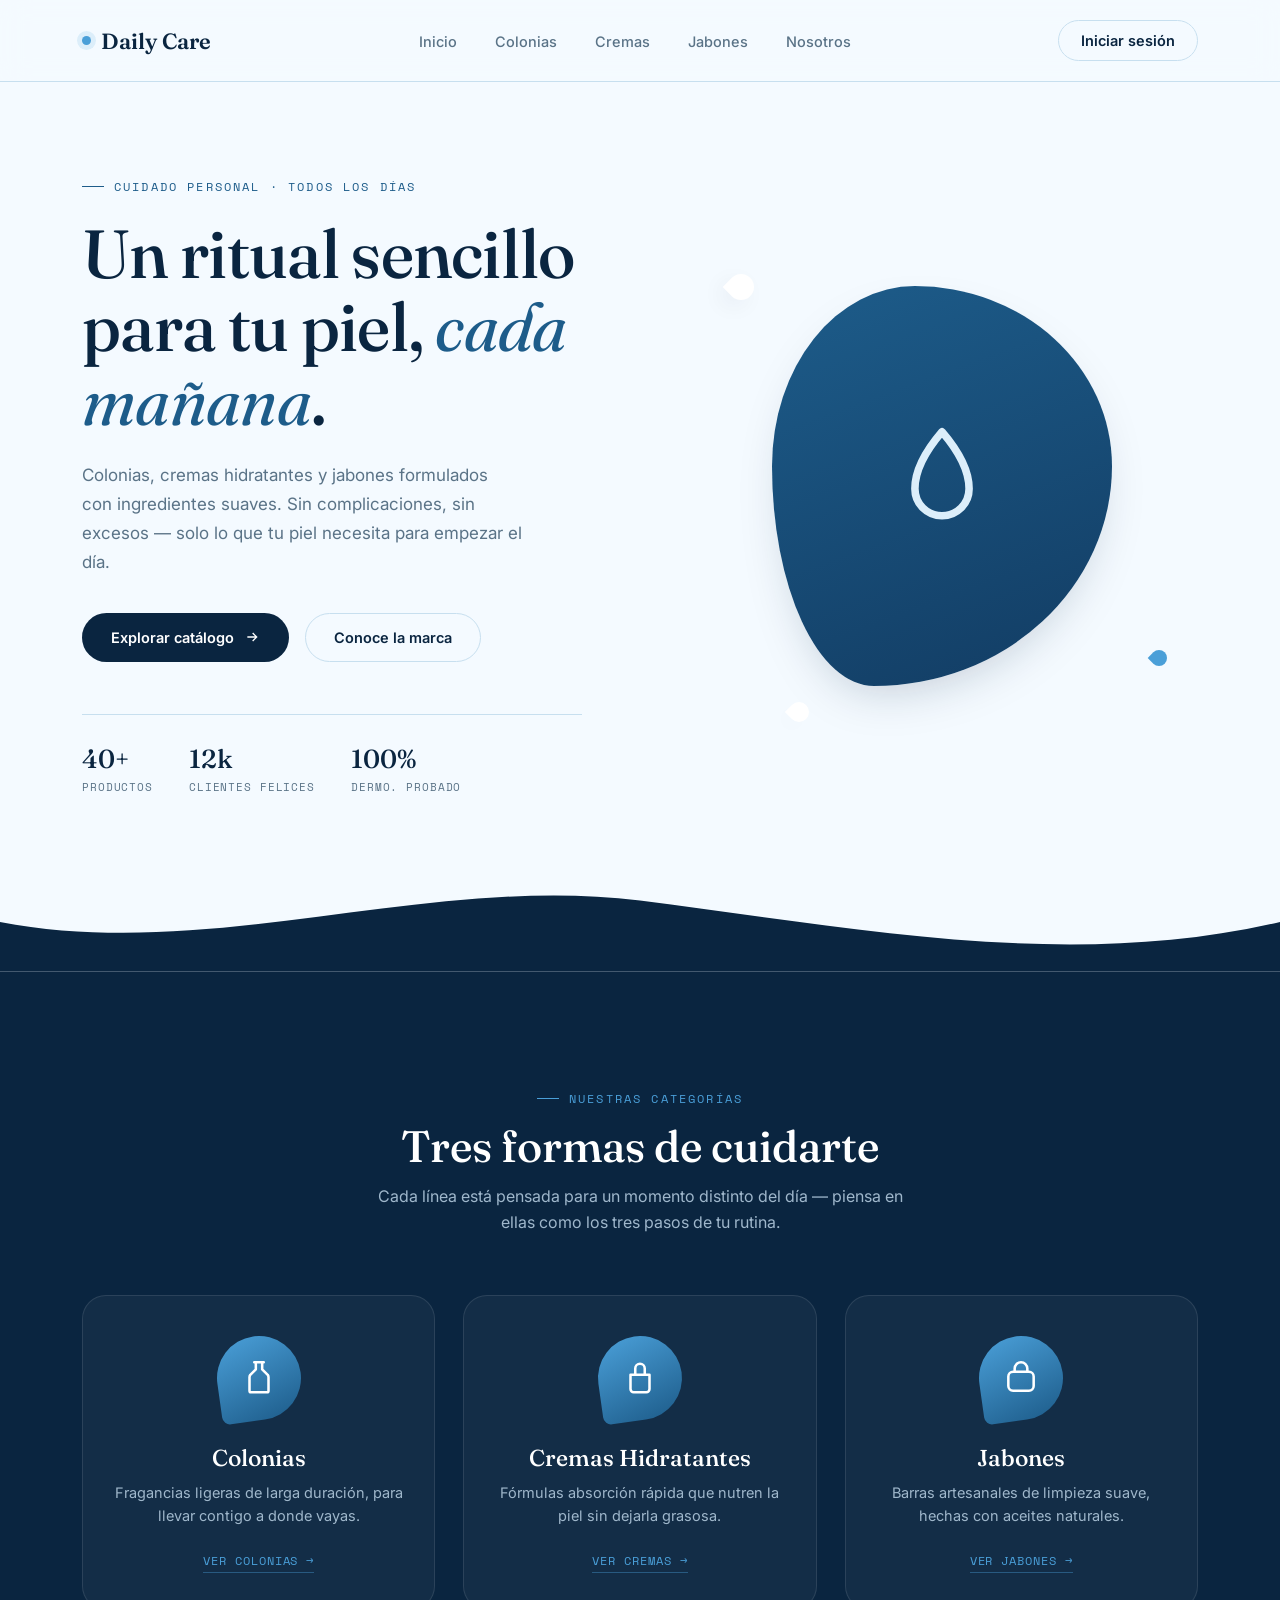
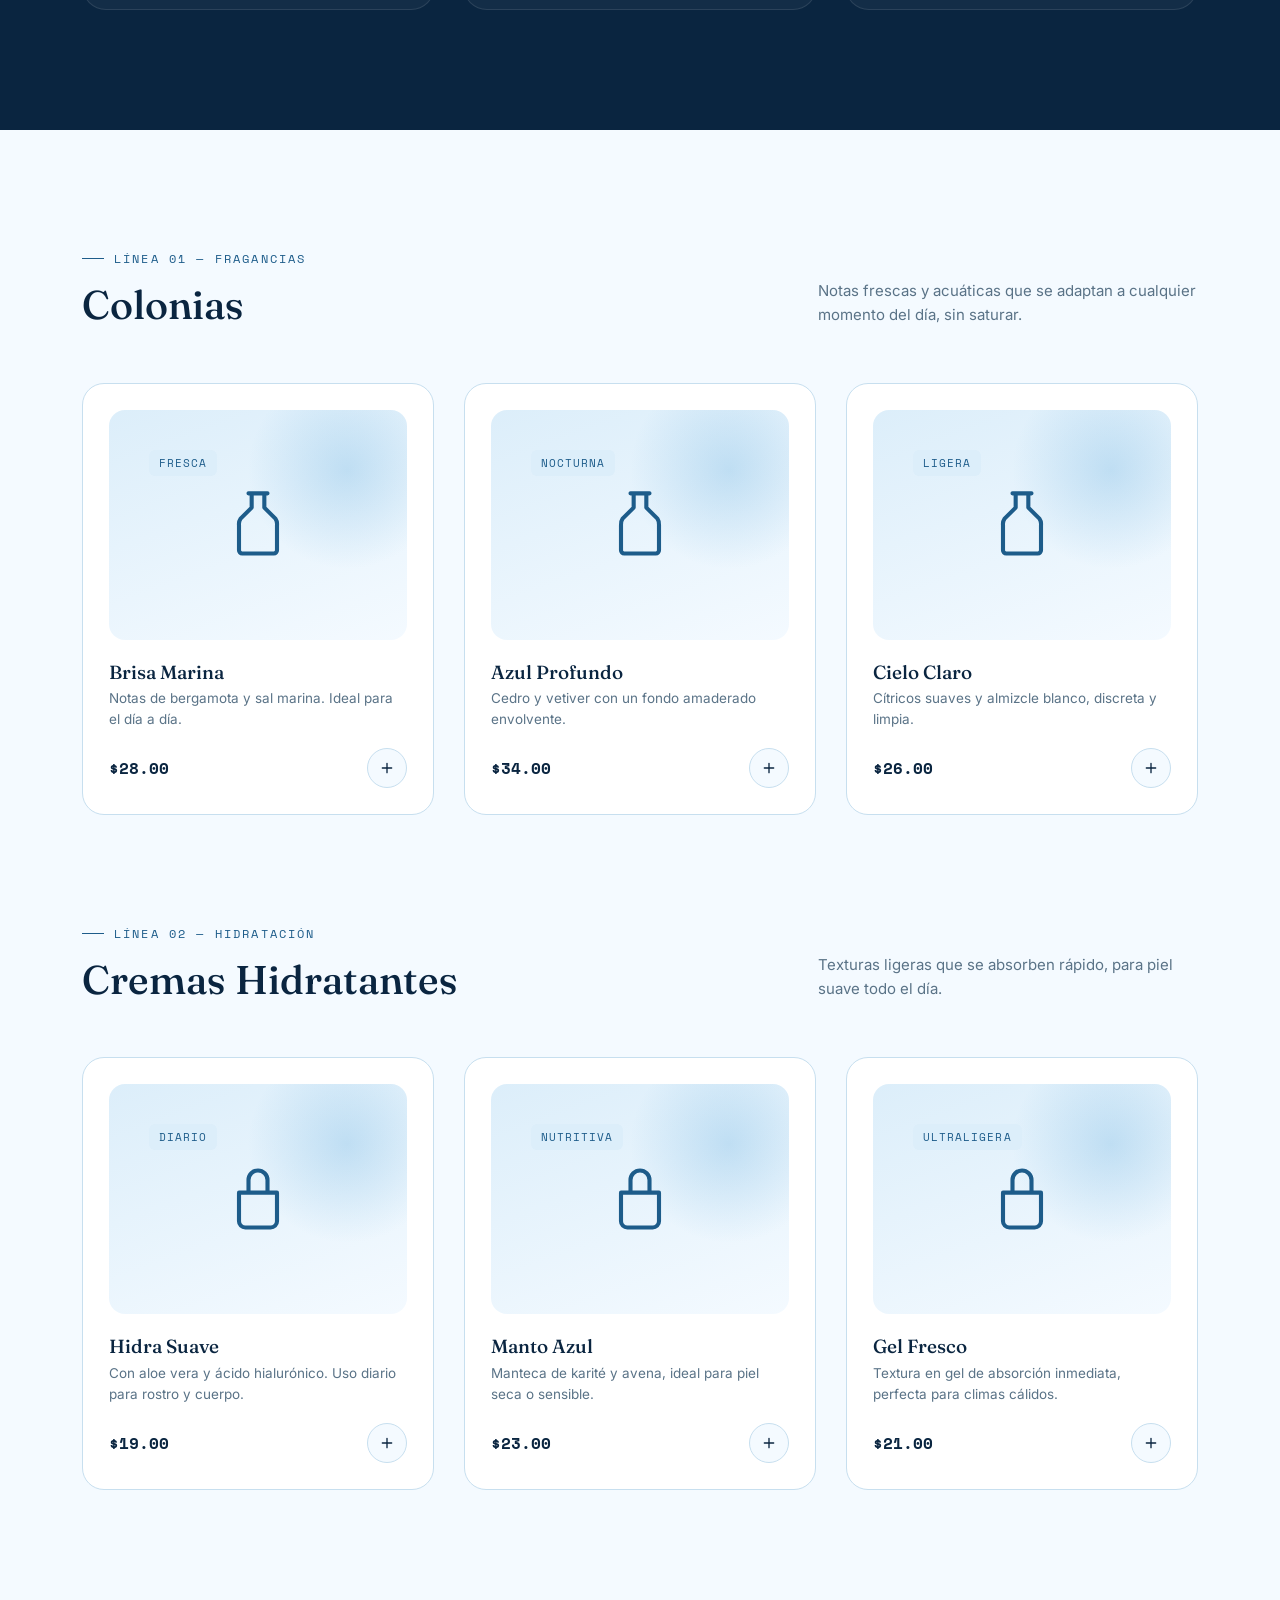
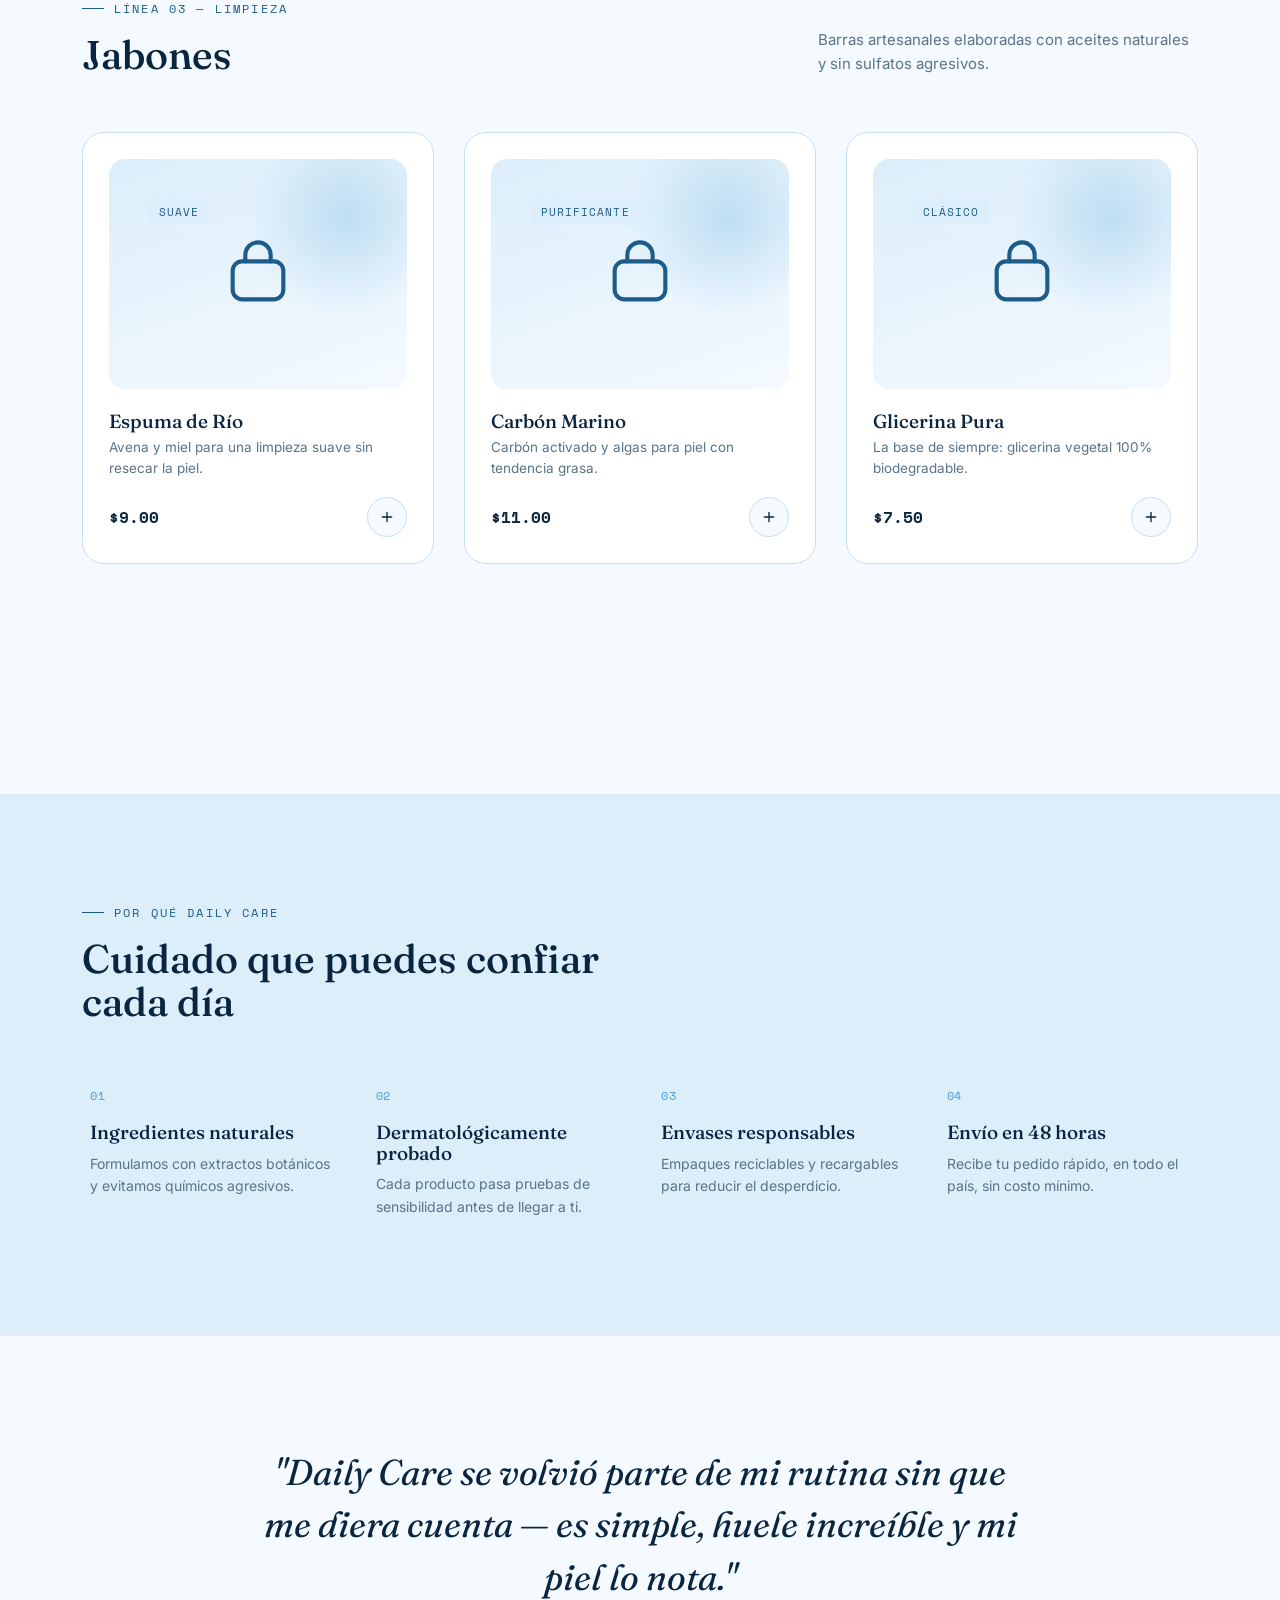
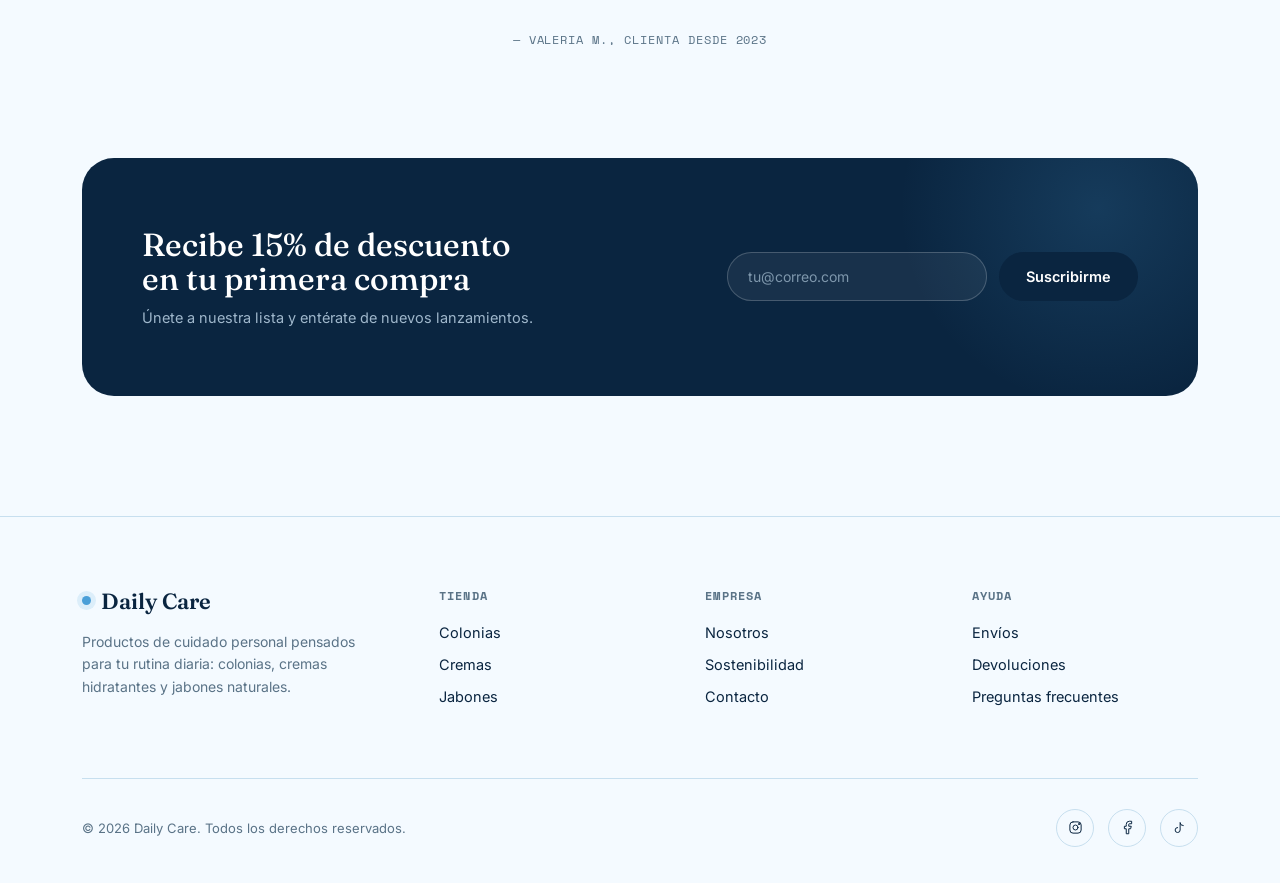
<file: daily-care.html>
<!DOCTYPE html>
<html lang="es">
<head>
<meta charset="UTF-8">
<meta name="viewport" content="width=device-width, initial-scale=1.0">
<title>Dailycare maqueta</title>
<link rel="preconnect" href="https://fonts.googleapis.com">
<link rel="preconnect" href="https://fonts.gstatic.com" crossorigin>

<link href="https://fonts.googleapis.com/css2?family=Fraunces:ital,opsz,wght@0,9..144,300;0,9..144,400;0,9..144,500;0,9..144,600;1,9..144,400;1,9..144,500&family=Inter:wght@300;400;500;600;700&family=Space+Mono:wght@400;700&display=swap" rel="stylesheet">
<style>
  :root{
    --navy:#0A2540;
    --deep:#123C63;
    --primary:#1D5C8A;
    --sky:#4A9FD8;
    --pale:#DCEEFA;
    --ice:#F4FAFF;
    --white:#FFFFFF;
    --muted:#5A7387;
    --line:#C7DFEF;
    --shadow: 0 20px 50px -20px rgba(10,37,64,0.25);
  }
  *{margin:0;padding:0;box-sizing:border-box;}
  html{scroll-behavior:smooth;}
  body{
    font-family:'Inter',sans-serif;
    background:var(--ice);
    color:var(--navy);
    -webkit-font-smoothing:antialiased;
    overflow-x:hidden;
  }
  a{text-decoration:none;color:inherit;}
  ul{list-style:none;}
  img{max-width:100%;display:block;}
  .wrap{max-width:1180px;margin:0 auto;padding:0 32px;}
  .eyebrow{
    font-family:'Space Mono',monospace;
    font-size:12px;
    letter-spacing:0.18em;
    text-transform:uppercase;
    color:var(--primary);
    display:flex;
    align-items:center;
    gap:10px;
  }
  .eyebrow::before{
    content:"";
    width:22px;height:1px;background:var(--primary);
    display:inline-block;
  }
  h1,h2,h3,h4{
    font-family:'Fraunces',serif;
    font-weight:500;
    color:var(--navy);
    line-height:1.08;
  }
  .btn{
    display:inline-flex;
    align-items:center;
    gap:10px;
    padding:15px 28px;
    border-radius:100px;
    font-family:'Inter',sans-serif;
    font-weight:600;
    font-size:14.5px;
    cursor:pointer;
    border:1px solid transparent;
    transition:transform .35s cubic-bezier(.2,.8,.2,1), box-shadow .35s ease, background .3s ease, color .3s ease;
  }
  .btn-primary{background:var(--navy);color:var(--white);}
  .btn-primary:hover{transform:translateY(-3px);box-shadow:0 14px 30px -10px rgba(10,37,64,0.45);}
  .btn-ghost{background:transparent;color:var(--navy);border:1px solid var(--line);}
  .btn-ghost:hover{border-color:var(--navy);background:var(--white);}
  .btn svg{transition:transform .35s ease;}
  .btn:hover svg{transform:translateX(4px);}

  /* ---------- NAV ---------- */
  header{
    position:sticky;top:0;z-index:100;
    background:rgba(244,250,255,0.82);
    backdrop-filter:blur(14px);
    -webkit-backdrop-filter:blur(14px);
    border-bottom:1px solid var(--line);
  }
  nav{
    display:flex;align-items:center;justify-content:space-between;
    padding:20px 32px;
    max-width:1180px;margin:0 auto;
  }
  .logo{
    display:flex;align-items:center;gap:10px;
    font-family:'Fraunces',serif;font-size:22px;font-weight:600;color:var(--navy);
  }
  .logo .dot{
    width:9px;height:9px;border-radius:50%;
    background:var(--sky);
    box-shadow:0 0 0 5px var(--pale);
  }
  .nav-links{display:flex;gap:38px;align-items:center;}
  .nav-links a{
    font-size:14.5px;font-weight:500;color:var(--muted);
    position:relative;padding:4px 0;
    transition:color .25s ease;
  }
  .nav-links a::after{
    content:"";position:absolute;left:0;bottom:-2px;width:0;height:1.5px;
    background:var(--navy);transition:width .3s ease;
  }
  .nav-links a:hover{color:var(--navy);}
  .nav-links a:hover::after{width:100%;}
  .nav-cta{display:flex;align-items:center;gap:18px;}
  .burger{display:none;flex-direction:column;gap:5px;cursor:pointer;background:none;border:none;}
  .burger span{width:24px;height:2px;background:var(--navy);border-radius:2px;}

  /* ---------- HERO ---------- */
  .hero{
    position:relative;
    padding:96px 0 0;
    overflow:hidden;
  }
  .hero-inner{
    display:grid;grid-template-columns:1.05fr 0.95fr;
    gap:40px;align-items:center;
    max-width:1180px;margin:0 auto;padding:0 32px;
  }
  .hero h1{
    font-size:clamp(40px,5.6vw,68px);
    margin:22px 0 24px;
    letter-spacing:-0.01em;
  }
  .hero h1 em{
    font-style:italic;color:var(--primary);font-weight:400;
  }
  .hero p.lead{
    font-size:17px;line-height:1.7;color:var(--muted);
    max-width:440px;margin-bottom:36px;
  }
  .hero-ctas{display:flex;gap:16px;align-items:center;margin-bottom:52px;flex-wrap:wrap;}
  .hero-stats{
    display:flex;gap:36px;padding-top:28px;border-top:1px solid var(--line);
    max-width:500px;
  }
  .hero-stats div strong{
    font-family:'Fraunces',serif;font-size:26px;font-weight:500;display:block;color:var(--navy);
  }
  .hero-stats div span{
    font-family:'Space Mono',monospace;font-size:11px;letter-spacing:.08em;text-transform:uppercase;color:var(--muted);
  }

  /* hero visual: ripple + blob */
  .hero-visual{position:relative;height:560px;display:flex;align-items:center;justify-content:center;}
  .ripple{
    position:absolute;border:1px solid var(--sky);border-radius:50%;opacity:0;
    animation:ripple 5.5s ease-out infinite;
  }
  .ripple:nth-child(1){width:180px;height:180px;animation-delay:0s;}
  .ripple:nth-child(2){width:180px;height:180px;animation-delay:1.4s;}
  .ripple:nth-child(3){width:180px;height:180px;animation-delay:2.8s;}
  .ripple:nth-child(4){width:180px;height:180px;animation-delay:4.2s;}
  @keyframes ripple{
    0%{width:140px;height:140px;opacity:.55;}
    100%{width:520px;height:520px;opacity:0;}
  }
  .blob{
    position:relative;
    width:340px;height:400px;
    background:linear-gradient(160deg,var(--primary) 0%,var(--deep) 100%);
    border-radius:42% 58% 70% 30% / 45% 45% 55% 55%;
    box-shadow:var(--shadow);
    display:flex;align-items:center;justify-content:center;
    animation:morph 12s ease-in-out infinite;
  }
  @keyframes morph{
    0%,100%{border-radius:42% 58% 70% 30% / 45% 45% 55% 55%;}
    50%{border-radius:60% 40% 35% 65% / 55% 65% 35% 45%;}
  }
  .blob svg{width:130px;height:130px;stroke:var(--pale);}
  .drop-float{
    position:absolute;
    background:var(--white);
    border-radius:50% 50% 50% 0;
    transform:rotate(45deg);
    box-shadow:0 10px 24px -8px rgba(10,37,64,0.3);
    animation:float 6s ease-in-out infinite;
  }
  .drop-float.d1{width:26px;height:26px;top:12%;left:8%;animation-delay:0s;}
  .drop-float.d2{width:16px;height:16px;bottom:18%;right:6%;animation-delay:1.5s;background:var(--sky);}
  .drop-float.d3{width:20px;height:20px;bottom:8%;left:20%;animation-delay:3s;}
  @keyframes float{
    0%,100%{transform:translateY(0) rotate(45deg);}
    50%{transform:translateY(-18px) rotate(45deg);}
  }

  .wave-divider{display:block;width:100%;height:auto;margin-top:70px;}

  /* ---------- CATEGORIES ---------- */
  .categories{background:var(--navy);padding:100px 0 120px;position:relative;}
  .cat-head{text-align:center;max-width:560px;margin:18px auto 60px;}
  .cat-head .eyebrow{justify-content:center;color:var(--sky);}
  .cat-head .eyebrow::before{background:var(--sky);}
  .cat-head h2{color:var(--white);font-size:clamp(30px,4vw,44px);margin-top:16px;}
  .cat-head p{color:#9FB7CB;margin-top:14px;font-size:16px;line-height:1.6;}

  .cat-grid{display:grid;grid-template-columns:repeat(3,1fr);gap:28px;}
  .cat-card{
    background:rgba(255,255,255,0.04);
    border:1px solid rgba(255,255,255,0.1);
    border-radius:24px;
    padding:40px 30px;
    text-align:center;
    transition:transform .4s cubic-bezier(.2,.8,.2,1), background .4s ease, border-color .4s ease;
  }
  .cat-card:hover{
    transform:translateY(-10px);
    background:rgba(255,255,255,0.07);
    border-color:var(--sky);
  }
  .cat-icon{
    width:84px;height:84px;margin:0 auto 26px;
    background:linear-gradient(160deg,var(--sky),var(--primary));
    border-radius:50% 50% 50% 8px;
    display:flex;align-items:center;justify-content:center;
    transform:rotate(-8deg);
  }
  .cat-icon svg{width:38px;height:38px;stroke:var(--white);transform:rotate(8deg);}
  .cat-card h3{color:var(--white);font-size:23px;margin-bottom:10px;font-weight:500;}
  .cat-card p{color:#9FB7CB;font-size:14.5px;line-height:1.6;margin-bottom:22px;}
  .cat-card a{
    font-family:'Space Mono',monospace;font-size:12px;letter-spacing:.08em;text-transform:uppercase;
    color:var(--sky);border-bottom:1px solid rgba(74,159,216,0.4);padding-bottom:3px;
  }

  /* ---------- PRODUCTS ---------- */
  .products{padding:120px 0;}
  .section-head{
    display:flex;justify-content:space-between;align-items:flex-end;margin-bottom:56px;flex-wrap:wrap;gap:20px;
  }
  .section-head h2{font-size:clamp(28px,3.6vw,40px);margin-top:16px;max-width:520px;}
  .section-head p.desc{color:var(--muted);max-width:380px;font-size:15px;line-height:1.6;}

  .product-grid{display:grid;grid-template-columns:repeat(3,1fr);gap:30px;margin-bottom:110px;}
  .product-card{
    background:var(--white);
    border-radius:22px;
    padding:26px;
    border:1px solid var(--line);
    transition:box-shadow .4s ease, transform .4s ease;
    position:relative;
  }
  .product-card:hover{box-shadow:var(--shadow);transform:translateY(-6px);}
  .product-visual{
    height:230px;border-radius:16px;
    background:linear-gradient(160deg,var(--pale),var(--ice));
    display:flex;align-items:center;justify-content:center;
    margin-bottom:22px;position:relative;overflow:hidden;
  }
  .product-visual svg{width:76px;height:76px;stroke:var(--primary);z-index:2;}
  .product-visual::before{
    content:"";position:absolute;width:200px;height:200px;border-radius:50%;
    background:radial-gradient(circle,rgba(74,159,216,0.25),transparent 70%);
    top:-40px;right:-40px;
  }
  .tag{
    font-family:'Space Mono',monospace;font-size:10.5px;letter-spacing:.1em;text-transform:uppercase;
    color:var(--primary);background:var(--pale);padding:5px 10px;border-radius:6px;
    position:absolute;top:40px;left:40px;
  }
  .product-card h4{font-size:19px;margin-bottom:6px;font-weight:500;}
  .product-card .desc-sm{font-size:13.5px;color:var(--muted);line-height:1.55;margin-bottom:18px;min-height:40px;}
  .product-foot{display:flex;justify-content:space-between;align-items:center;}
  .price{font-family:'Space Mono',monospace;font-size:16px;font-weight:700;color:var(--navy);}
  .add-btn{
    width:40px;height:40px;border-radius:50%;background:var(--ice);border:1px solid var(--line);
    display:flex;align-items:center;justify-content:center;cursor:pointer;transition:all .3s ease;
  }
  .add-btn:hover{background:var(--navy);border-color:var(--navy);}
  .add-btn:hover svg{stroke:var(--white);}
  .add-btn svg{width:16px;height:16px;stroke:var(--navy);transition:stroke .3s ease;}

  /* ---------- FEATURES / WHY ---------- */
  .features{background:var(--pale);padding:110px 0;position:relative;overflow:hidden;}
  .feat-grid{display:grid;grid-template-columns:repeat(4,1fr);gap:26px;margin-top:56px;}
  .feat-item{padding:8px;}
  .feat-num{font-family:'Space Mono',monospace;font-size:12px;color:var(--sky);letter-spacing:.08em;margin-bottom:18px;}
  .feat-item h4{font-size:19px;margin-bottom:10px;font-weight:500;}
  .feat-item p{font-size:14px;color:var(--muted);line-height:1.6;}

  /* ---------- QUOTE ---------- */
  .quote-section{padding:110px 0;text-align:center;}
  .quote-section blockquote{
    font-family:'Fraunces',serif;font-style:italic;font-weight:400;
    font-size:clamp(24px,3.4vw,36px);
    max-width:760px;margin:0 auto 28px;line-height:1.45;color:var(--navy);
  }
  .quote-person{font-family:'Space Mono',monospace;font-size:12px;letter-spacing:.08em;text-transform:uppercase;color:var(--muted);}

  /* ---------- NEWSLETTER ---------- */
  .newsletter{
    background:var(--navy);border-radius:32px;
    padding:70px 60px;margin:0 32px 120px;max-width:1116px;margin-left:auto;margin-right:auto;
    display:flex;justify-content:space-between;align-items:center;gap:40px;flex-wrap:wrap;
    position:relative;overflow:hidden;
  }
  .newsletter::before{
    content:"";position:absolute;width:400px;height:400px;border-radius:50%;
    background:radial-gradient(circle,rgba(74,159,216,0.18),transparent 70%);
    top:-150px;right:-100px;
  }
  .newsletter h3{color:var(--white);font-size:clamp(24px,3vw,32px);max-width:380px;position:relative;z-index:2;}
  .newsletter p{color:#9FB7CB;margin-top:12px;font-size:14.5px;position:relative;z-index:2;}
  .news-form{display:flex;gap:12px;position:relative;z-index:2;}
  .news-form input{
    padding:15px 20px;border-radius:100px;border:1px solid rgba(255,255,255,0.2);
    background:rgba(255,255,255,0.06);color:var(--white);font-size:14px;width:260px;
    font-family:'Inter',sans-serif;
  }
  .news-form input::placeholder{color:#7E97AC;}
  .news-form input:focus{outline:2px solid var(--sky);outline-offset:2px;}

  /* ---------- FOOTER ---------- */
  footer{padding:70px 0 36px;border-top:1px solid var(--line);}
  .foot-grid{display:grid;grid-template-columns:1.4fr repeat(3,1fr);gap:40px;margin-bottom:60px;}
  .foot-brand p{color:var(--muted);font-size:14px;line-height:1.6;margin-top:16px;max-width:280px;}
  .foot-col h5{
    font-family:'Space Mono',monospace;font-size:11.5px;letter-spacing:.1em;text-transform:uppercase;
    color:var(--muted);margin-bottom:18px;
  }
  .foot-col ul li{margin-bottom:12px;}
  .foot-col a{font-size:14.5px;color:var(--navy);transition:color .25s ease;}
  .foot-col a:hover{color:var(--primary);}
  .foot-bottom{
    display:flex;justify-content:space-between;align-items:center;padding-top:30px;
    border-top:1px solid var(--line);flex-wrap:wrap;gap:16px;
  }
  .foot-bottom p{font-size:13px;color:var(--muted);}
  .socials{display:flex;gap:14px;}
  .socials a{
    width:38px;height:38px;border-radius:50%;border:1px solid var(--line);
    display:flex;align-items:center;justify-content:center;transition:all .3s ease;
  }
  .socials a:hover{background:var(--navy);border-color:var(--navy);}
  .socials a:hover svg{stroke:var(--white);}
  .socials svg{width:15px;height:15px;stroke:var(--navy);}

  /* reveal on scroll */
  .reveal{opacity:0;transform:translateY(28px);transition:opacity .8s ease, transform .8s cubic-bezier(.2,.8,.2,1);}
  .reveal.in{opacity:1;transform:translateY(0);}

  /* ---------- RESPONSIVE ---------- */
  @media (max-width: 980px){
    .hero-inner{grid-template-columns:1fr;}
    .hero-visual{height:380px;margin-top:20px;}
    .cat-grid{grid-template-columns:1fr;}
    .product-grid{grid-template-columns:1fr 1fr;}
    .feat-grid{grid-template-columns:1fr 1fr;}
    .foot-grid{grid-template-columns:1fr 1fr;}
    .nav-links{display:none;}
    .burger{display:flex;}
    .newsletter{flex-direction:column;align-items:flex-start;}
  }
  @media (max-width: 620px){
    .wrap{padding:0 20px;}
    nav{padding:18px 20px;}
    .product-grid{grid-template-columns:1fr;}
    .feat-grid{grid-template-columns:1fr;}
    .foot-grid{grid-template-columns:1fr;gap:32px;}
    .news-form{flex-direction:column;width:100%;}
    .news-form input{width:100%;}
    .newsletter{padding:44px 28px;margin:0 16px 90px;}
    .hero-ctas{flex-direction:column;align-items:flex-start;}
  }
</style>
</head>
<body>

<header>
  <nav>
    <div class="logo"><span class="dot"></span>Daily Care</div>
    <ul class="nav-links">
      <li><a href="#inicio">Inicio</a></li>
      <li><a href="#colonias">Colonias</a></li>
      <li><a href="#cremas">Cremas</a></li>
      <li><a href="#jabones">Jabones</a></li>
      <li><a href="#nosotros">Nosotros</a></li>
    </ul>
    <div class="nav-cta">
      <a href="#" class="btn btn-ghost" style="padding:11px 22px;">Iniciar sesión</a>
      <button class="burger" aria-label="Abrir menú"><span></span><span></span><span></span></button>
    </div>
  </nav>
</header>

<section class="hero" id="inicio">
  <div class="hero-inner">
    <div>
      <div class="eyebrow">Cuidado personal · Todos los días</div>
      <h1>Un ritual sencillo<br>para tu piel, <em>cada mañana</em>.</h1>
      <p class="lead">Colonias, cremas hidratantes y jabones formulados con ingredientes suaves. Sin complicaciones, sin excesos — solo lo que tu piel necesita para empezar el día.</p>
      <div class="hero-ctas">
        <a href="#colonias" class="btn btn-primary">Explorar catálogo
          <svg width="16" height="16" viewBox="0 0 24 24" fill="none" stroke="currentColor" stroke-width="2"><path d="M5 12h14M13 6l6 6-6 6"/></svg>
        </a>
        <a href="#nosotros" class="btn btn-ghost">Conoce la marca</a>
      </div>
      <div class="hero-stats">
        <div><strong>40+</strong><span>Productos</span></div>
        <div><strong>12k</strong><span>Clientes felices</span></div>
        <div><strong>100%</strong><span>Dermo. probado</span></div>
      </div>
    </div>
    <div class="hero-visual">
      <div class="ripple"></div>
      <div class="ripple"></div>
      <div class="ripple"></div>
      <div class="ripple"></div>
      <div class="blob">
        <svg viewBox="0 0 24 24" fill="none" stroke="currentColor" stroke-width="1.4" stroke-linecap="round" stroke-linejoin="round">
          <path d="M12 2c3 3.5 5 7 5 10.5A5 5 0 0 1 7 12.5C7 9 9 5.5 12 2z"/>
        </svg>
      </div>
      <div class="drop-float d1"></div>
      <div class="drop-float d2"></div>
      <div class="drop-float d3"></div>
    </div>
  </div>

  <svg class="wave-divider" viewBox="0 0 1440 120" preserveAspectRatio="none">
    <path fill="#0A2540" d="M0,64 C240,110 480,10 720,40 C960,70 1200,120 1440,64 L1440,120 L0,120 Z"></path>
  </svg>
</section>

<section class="categories">
  <div class="wrap">
    <div class="cat-head reveal">
      <div class="eyebrow">Nuestras categorías</div>
      <h2>Tres formas de cuidarte</h2>
      <p>Cada línea está pensada para un momento distinto del día — piensa en ellas como los tres pasos de tu rutina.</p>
    </div>
    <div class="cat-grid">
      <div class="cat-card reveal">
        <div class="cat-icon">
          <svg viewBox="0 0 24 24" fill="none" stroke="currentColor" stroke-width="1.6" stroke-linecap="round" stroke-linejoin="round">
            <path d="M9 2h6M10 2v4.5L6.5 10A3 3 0 0 0 6 12v8a1 1 0 0 0 1 1h10a1 1 0 0 0 1-1v-8a3 3 0 0 0-.5-2L14 6.5V2"/>
          </svg>
        </div>
        <h3>Colonias</h3>
        <p>Fragancias ligeras de larga duración, para llevar contigo a donde vayas.</p>
        <a href="#colonias">Ver colonias →</a>
      </div>
      <div class="cat-card reveal">
        <div class="cat-icon">
          <svg viewBox="0 0 24 24" fill="none" stroke="currentColor" stroke-width="1.6" stroke-linecap="round" stroke-linejoin="round">
            <path d="M6 10h12v9a2 2 0 0 1-2 2H8a2 2 0 0 1-2-2v-9zM9 10V6a3 3 0 0 1 6 0v4"/>
          </svg>
        </div>
        <h3>Cremas Hidratantes</h3>
        <p>Fórmulas absorción rápida que nutren la piel sin dejarla grasosa.</p>
        <a href="#cremas">Ver cremas →</a>
      </div>
      <div class="cat-card reveal">
        <div class="cat-icon">
          <svg viewBox="0 0 24 24" fill="none" stroke="currentColor" stroke-width="1.6" stroke-linecap="round" stroke-linejoin="round">
            <rect x="4" y="8" width="16" height="12" rx="3"/><path d="M8 8V6a4 4 0 0 1 8 0v2"/>
          </svg>
        </div>
        <h3>Jabones</h3>
        <p>Barras artesanales de limpieza suave, hechas con aceites naturales.</p>
        <a href="#jabones">Ver jabones →</a>
      </div>
    </div>
  </div>
</section>

<section class="products" id="colonias">
  <div class="wrap">
    <div class="section-head reveal">
      <div>
        <div class="eyebrow">Línea 01 — Fragancias</div>
        <h2>Colonias</h2>
      </div>
      <p class="desc">Notas frescas y acuáticas que se adaptan a cualquier momento del día, sin saturar.</p>
    </div>
    <div class="product-grid">
      <div class="product-card reveal">
        <div class="product-visual">
          <span class="tag">Fresca</span>
          <svg viewBox="0 0 24 24" fill="none" stroke-linecap="round" stroke-linejoin="round" stroke-width="1.3"><path d="M9 2h6M10 2v4.5L6.5 10A3 3 0 0 0 6 12v8a1 1 0 0 0 1 1h10a1 1 0 0 0 1-1v-8a3 3 0 0 0-.5-2L14 6.5V2"/></svg>
        </div>
        <h4>Brisa Marina</h4>
        <p class="desc-sm">Notas de bergamota y sal marina. Ideal para el día a día.</p>
        <div class="product-foot">
          <span class="price">$28.00</span>
          <button class="add-btn" aria-label="Añadir al carrito"><svg viewBox="0 0 24 24" fill="none" stroke-linecap="round" stroke-linejoin="round" stroke-width="2"><path d="M12 5v14M5 12h14"/></svg></button>
        </div>
      </div>
      <div class="product-card reveal">
        <div class="product-visual">
          <span class="tag">Nocturna</span>
          <svg viewBox="0 0 24 24" fill="none" stroke-linecap="round" stroke-linejoin="round" stroke-width="1.3"><path d="M9 2h6M10 2v4.5L6.5 10A3 3 0 0 0 6 12v8a1 1 0 0 0 1 1h10a1 1 0 0 0 1-1v-8a3 3 0 0 0-.5-2L14 6.5V2"/></svg>
        </div>
        <h4>Azul Profundo</h4>
        <p class="desc-sm">Cedro y vetiver con un fondo amaderado envolvente.</p>
        <div class="product-foot">
          <span class="price">$34.00</span>
          <button class="add-btn" aria-label="Añadir al carrito"><svg viewBox="0 0 24 24" fill="none" stroke-linecap="round" stroke-linejoin="round" stroke-width="2"><path d="M12 5v14M5 12h14"/></svg></button>
        </div>
      </div>
      <div class="product-card reveal">
        <div class="product-visual">
          <span class="tag">Ligera</span>
          <svg viewBox="0 0 24 24" fill="none" stroke-linecap="round" stroke-linejoin="round" stroke-width="1.3"><path d="M9 2h6M10 2v4.5L6.5 10A3 3 0 0 0 6 12v8a1 1 0 0 0 1 1h10a1 1 0 0 0 1-1v-8a3 3 0 0 0-.5-2L14 6.5V2"/></svg>
        </div>
        <h4>Cielo Claro</h4>
        <p class="desc-sm">Cítricos suaves y almizcle blanco, discreta y limpia.</p>
        <div class="product-foot">
          <span class="price">$26.00</span>
          <button class="add-btn" aria-label="Añadir al carrito"><svg viewBox="0 0 24 24" fill="none" stroke-linecap="round" stroke-linejoin="round" stroke-width="2"><path d="M12 5v14M5 12h14"/></svg></button>
        </div>
      </div>
    </div>

    <div class="section-head reveal" id="cremas">
      <div>
        <div class="eyebrow">Línea 02 — Hidratación</div>
        <h2>Cremas Hidratantes</h2>
      </div>
      <p class="desc">Texturas ligeras que se absorben rápido, para piel suave todo el día.</p>
    </div>
    <div class="product-grid">
      <div class="product-card reveal">
        <div class="product-visual">
          <span class="tag">Diario</span>
          <svg viewBox="0 0 24 24" fill="none" stroke-linecap="round" stroke-linejoin="round" stroke-width="1.3"><path d="M6 10h12v9a2 2 0 0 1-2 2H8a2 2 0 0 1-2-2v-9zM9 10V6a3 3 0 0 1 6 0v4"/></svg>
        </div>
        <h4>Hidra Suave</h4>
        <p class="desc-sm">Con aloe vera y ácido hialurónico. Uso diario para rostro y cuerpo.</p>
        <div class="product-foot">
          <span class="price">$19.00</span>
          <button class="add-btn" aria-label="Añadir al carrito"><svg viewBox="0 0 24 24" fill="none" stroke-linecap="round" stroke-linejoin="round" stroke-width="2"><path d="M12 5v14M5 12h14"/></svg></button>
        </div>
      </div>
      <div class="product-card reveal">
        <div class="product-visual">
          <span class="tag">Nutritiva</span>
          <svg viewBox="0 0 24 24" fill="none" stroke-linecap="round" stroke-linejoin="round" stroke-width="1.3"><path d="M6 10h12v9a2 2 0 0 1-2 2H8a2 2 0 0 1-2-2v-9zM9 10V6a3 3 0 0 1 6 0v4"/></svg>
        </div>
        <h4>Manto Azul</h4>
        <p class="desc-sm">Manteca de karité y avena, ideal para piel seca o sensible.</p>
        <div class="product-foot">
          <span class="price">$23.00</span>
          <button class="add-btn" aria-label="Añadir al carrito"><svg viewBox="0 0 24 24" fill="none" stroke-linecap="round" stroke-linejoin="round" stroke-width="2"><path d="M12 5v14M5 12h14"/></svg></button>
        </div>
      </div>
      <div class="product-card reveal">
        <div class="product-visual">
          <span class="tag">Ultraligera</span>
          <svg viewBox="0 0 24 24" fill="none" stroke-linecap="round" stroke-linejoin="round" stroke-width="1.3"><path d="M6 10h12v9a2 2 0 0 1-2 2H8a2 2 0 0 1-2-2v-9zM9 10V6a3 3 0 0 1 6 0v4"/></svg>
        </div>
        <h4>Gel Fresco</h4>
        <p class="desc-sm">Textura en gel de absorción inmediata, perfecta para climas cálidos.</p>
        <div class="product-foot">
          <span class="price">$21.00</span>
          <button class="add-btn" aria-label="Añadir al carrito"><svg viewBox="0 0 24 24" fill="none" stroke-linecap="round" stroke-linejoin="round" stroke-width="2"><path d="M12 5v14M5 12h14"/></svg></button>
        </div>
      </div>
    </div>

    <div class="section-head reveal" id="jabones">
      <div>
        <div class="eyebrow">Línea 03 — Limpieza</div>
        <h2>Jabones</h2>
      </div>
      <p class="desc">Barras artesanales elaboradas con aceites naturales y sin sulfatos agresivos.</p>
    </div>
    <div class="product-grid">
      <div class="product-card reveal">
        <div class="product-visual">
          <span class="tag">Suave</span>
          <svg viewBox="0 0 24 24" fill="none" stroke-linecap="round" stroke-linejoin="round" stroke-width="1.3"><rect x="4" y="8" width="16" height="12" rx="3"/><path d="M8 8V6a4 4 0 0 1 8 0v2"/></svg>
        </div>
        <h4>Espuma de Río</h4>
        <p class="desc-sm">Avena y miel para una limpieza suave sin resecar la piel.</p>
        <div class="product-foot">
          <span class="price">$9.00</span>
          <button class="add-btn" aria-label="Añadir al carrito"><svg viewBox="0 0 24 24" fill="none" stroke-linecap="round" stroke-linejoin="round" stroke-width="2"><path d="M12 5v14M5 12h14"/></svg></button>
        </div>
      </div>
      <div class="product-card reveal">
        <div class="product-visual">
          <span class="tag">Purificante</span>
          <svg viewBox="0 0 24 24" fill="none" stroke-linecap="round" stroke-linejoin="round" stroke-width="1.3"><rect x="4" y="8" width="16" height="12" rx="3"/><path d="M8 8V6a4 4 0 0 1 8 0v2"/></svg>
        </div>
        <h4>Carbón Marino</h4>
        <p class="desc-sm">Carbón activado y algas para piel con tendencia grasa.</p>
        <div class="product-foot">
          <span class="price">$11.00</span>
          <button class="add-btn" aria-label="Añadir al carrito"><svg viewBox="0 0 24 24" fill="none" stroke-linecap="round" stroke-linejoin="round" stroke-width="2"><path d="M12 5v14M5 12h14"/></svg></button>
        </div>
      </div>
      <div class="product-card reveal">
        <div class="product-visual">
          <span class="tag">Clásico</span>
          <svg viewBox="0 0 24 24" fill="none" stroke-linecap="round" stroke-linejoin="round" stroke-width="1.3"><rect x="4" y="8" width="16" height="12" rx="3"/><path d="M8 8V6a4 4 0 0 1 8 0v2"/></svg>
        </div>
        <h4>Glicerina Pura</h4>
        <p class="desc-sm">La base de siempre: glicerina vegetal 100% biodegradable.</p>
        <div class="product-foot">
          <span class="price">$7.50</span>
          <button class="add-btn" aria-label="Añadir al carrito"><svg viewBox="0 0 24 24" fill="none" stroke-linecap="round" stroke-linejoin="round" stroke-width="2"><path d="M12 5v14M5 12h14"/></svg></button>
        </div>
      </div>
    </div>
  </div>
</section>

<section class="features" id="nosotros">
  <div class="wrap">
    <div class="reveal" style="max-width:560px;">
      <div class="eyebrow">Por qué Daily Care</div>
      <h2 style="font-size:clamp(28px,3.6vw,40px);margin-top:16px;">Cuidado que puedes confiar cada día</h2>
    </div>
    <div class="feat-grid">
      <div class="feat-item reveal">
        <div class="feat-num">01</div>
        <h4>Ingredientes naturales</h4>
        <p>Formulamos con extractos botánicos y evitamos químicos agresivos.</p>
      </div>
      <div class="feat-item reveal">
        <div class="feat-num">02</div>
        <h4>Dermatológicamente probado</h4>
        <p>Cada producto pasa pruebas de sensibilidad antes de llegar a ti.</p>
      </div>
      <div class="feat-item reveal">
        <div class="feat-num">03</div>
        <h4>Envases responsables</h4>
        <p>Empaques reciclables y recargables para reducir el desperdicio.</p>
      </div>
      <div class="feat-item reveal">
        <div class="feat-num">04</div>
        <h4>Envío en 48 horas</h4>
        <p>Recibe tu pedido rápido, en todo el país, sin costo mínimo.</p>
      </div>
    </div>
  </div>
</section>

<section class="quote-section">
  <div class="wrap reveal">
    <blockquote>"Daily Care se volvió parte de mi rutina sin que me diera cuenta — es simple, huele increíble y mi piel lo nota."</blockquote>
    <div class="quote-person">— Valeria M., clienta desde 2023</div>
  </div>
</section>

<div class="newsletter reveal">
  <div>
    <h3>Recibe 15% de descuento en tu primera compra</h3>
    <p>Únete a nuestra lista y entérate de nuevos lanzamientos.</p>
  </div>
  <form class="news-form" onsubmit="return false;">
    <input type="email" placeholder="tu@correo.com" required>
    <button type="submit" class="btn btn-primary" style="padding:15px 26px;">Suscribirme</button>
  </form>
</div>

<footer>
  <div class="wrap">
    <div class="foot-grid">
      <div class="foot-brand">
        <div class="logo"><span class="dot"></span>Daily Care</div>
        <p>Productos de cuidado personal pensados para tu rutina diaria: colonias, cremas hidratantes y jabones naturales.</p>
      </div>
      <div class="foot-col">
        <h5>Tienda</h5>
        <ul>
          <li><a href="#colonias">Colonias</a></li>
          <li><a href="#cremas">Cremas</a></li>
          <li><a href="#jabones">Jabones</a></li>
        </ul>
      </div>
      <div class="foot-col">
        <h5>Empresa</h5>
        <ul>
          <li><a href="#nosotros">Nosotros</a></li>
          <li><a href="#">Sostenibilidad</a></li>
          <li><a href="#">Contacto</a></li>
        </ul>
      </div>
      <div class="foot-col">
        <h5>Ayuda</h5>
        <ul>
          <li><a href="#">Envíos</a></li>
          <li><a href="#">Devoluciones</a></li>
          <li><a href="#">Preguntas frecuentes</a></li>
        </ul>
      </div>
    </div>
    <div class="foot-bottom">
      <p>© 2026 Daily Care. Todos los derechos reservados.</p>
      <div class="socials">
        <a href="#" aria-label="Instagram"><svg viewBox="0 0 24 24" fill="none" stroke-linecap="round" stroke-linejoin="round" stroke-width="1.6"><rect x="3" y="3" width="18" height="18" rx="5"/><circle cx="12" cy="12" r="4"/><circle cx="17.5" cy="6.5" r="1"/></svg></a>
        <a href="#" aria-label="Facebook"><svg viewBox="0 0 24 24" fill="none" stroke-linecap="round" stroke-linejoin="round" stroke-width="1.6"><path d="M18 2h-3a5 5 0 0 0-5 5v3H7v4h3v8h4v-8h3l1-4h-4V7a1 1 0 0 1 1-1h3z"/></svg></a>
        <a href="#" aria-label="TikTok"><svg viewBox="0 0 24 24" fill="none" stroke-linecap="round" stroke-linejoin="round" stroke-width="1.6"><path d="M9 12a4 4 0 1 0 4 4V4a5 5 0 0 0 5 5"/></svg></a>
      </div>
    </div>
  </div>
</footer>

<script>
  // mobile menu toggle
  const burger = document.querySelector('.burger');
  const navLinks = document.querySelector('.nav-links');
  burger.addEventListener('click', () => {
    const isOpen = navLinks.style.display === 'flex';
    navLinks.style.display = isOpen ? 'none' : 'flex';
    navLinks.style.cssText += isOpen ? '' : 'position:absolute;top:100%;left:0;right:0;background:#F4FAFF;flex-direction:column;padding:24px 32px;gap:20px;border-bottom:1px solid #C7DFEF;';
  });

  // scroll reveal
  const revealEls = document.querySelectorAll('.reveal');
  const io = new IntersectionObserver((entries) => {
    entries.forEach(entry => {
      if (entry.isIntersecting) {
        entry.target.classList.add('in');
        io.unobserve(entry.target);
      }
    });
  }, { threshold: 0.15 });
  revealEls.forEach(el => io.observe(el));
</script>

</body>
</html>
</file>
